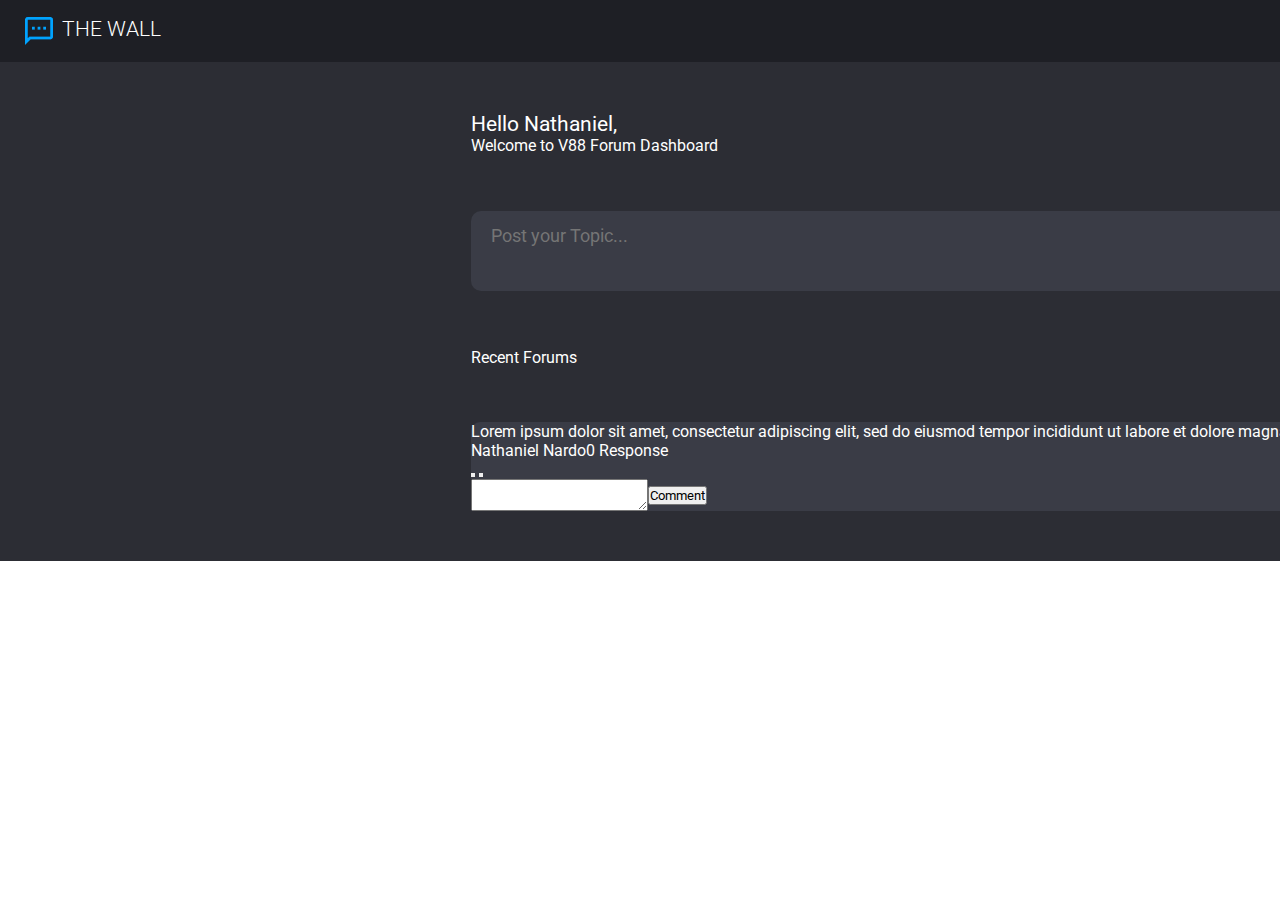
<file: views/index.html>
<!DOCTYPE html>
<html lang="en">
<head>
    <meta charset="UTF-8">
    <meta name="viewport" content="width=device-width, initial-scale=1.0">
    <title>The Wall</title>
    <link rel="stylesheet" type="text/css" href="../assets/css/style.css">
    <link rel="preconnect" href="https://fonts.googleapis.com">
    <link rel="preconnect" href="https://fonts.gstatic.com" crossorigin>
    <link href="https://fonts.googleapis.com/css2?family=Roboto:ital,wght@0,100;0,300;0,400;0,500;0,700;0,900;1,100;1,300;1,400;1,500;1,700;1,900&display=swap" rel="stylesheet">
    <script src="https://cdnjs.cloudflare.com/ajax/libs/jquery/3.7.1/jquery.min.js"></script>
    <script src="../assets/js/app.js"></script>
</head>
<body>
    <div id="wrapper">
        <header>
            <h1>THE WALL</h1>
            <div id="user_profile_container">
                <span id="user">Nathaniel Nardo</span>
                <a id="logout" href="index2.html">Logout</a>
            </div>
        </header>

        <div id="main_container">
            <div id="welcome_profile_container">
                <p id="username">Hello Nathaniel,</p>
                <p id="welcome_message">Welcome to V88 Forum Dashboard</p>
            </div>
            <form id="post_form" action="#">
                <textarea name="topic" id="post_textarea" placeholder="Post your Topic..."></textarea>
                <button type="submit" id="post_button">Post</button>
            </form>
            <h4>Recent Forums</h4>
            <div id="post_forum_container">   
                <ul id="post_forum_list">
                    <li id="no_post_yet">
                        <p>No post yet.</p>
                    </li>
                    <li>
                        <p data-post-id="" class="post">Lorem ipsum dolor sit amet, consectetur adipiscing elit, sed do eiusmod tempor incididunt ut labore et dolore magna aliqua.</p>
                        <div class="post_details_container">
                            <p class="post_details">Nathaniel Nardo <span class="post_time"></span></p>
                            <span class="response">0 Response</span>
                        </div>
                        
                        <div class="action_buttton_container">
                            <button type="button" class="edit_button"></button>
                            <button type="button" class="delete_button"></button>
                        </div>
    
                        <form action="#" class="comment_form">
                            <textarea name="comment" class="comment_textarea"></textarea>
                            <button type="submit" class="comment_button">Comment</button>
                        </form>

                        <div class="post_comment_container">
                            <ul class="post_comment"></ul>
                        </div>
                    </li>
                </ul> 
            </div>
        </div>

        <div id="cloned_template_container">
            <ul>
                <li>
                    <p data-post-id="" class="post">Lorem ipsum dolor sit amet, consectetur adipiscing elit, sed do eiusmod tempor incididunt ut labore et dolore magna aliqua.</p>
                    <div class="post_details_container">
                        <p class="post_details">Nathaniel Nardo <span class="post_time"></span></p>
                        <span class="response">0 Response</span>
                    </div>
                    <div class="action_buttton_container">
                        <button type="button" class="edit_button"></button>
                        <button type="button" class="delete_button"></button>
                    </div>
                    <div class="post_comment_container">
                        <ul class="post_comment"></ul>
                    </div>

                    <form action="#" class="comment_form">
                        <textarea name="comment" class="comment_textarea"></textarea>
                        <button type="submit" class="comment_button">Comment</button>
                    </form>
                </li>
            </ul>
        </div>    
    </div>
</body>
</html>
</file>
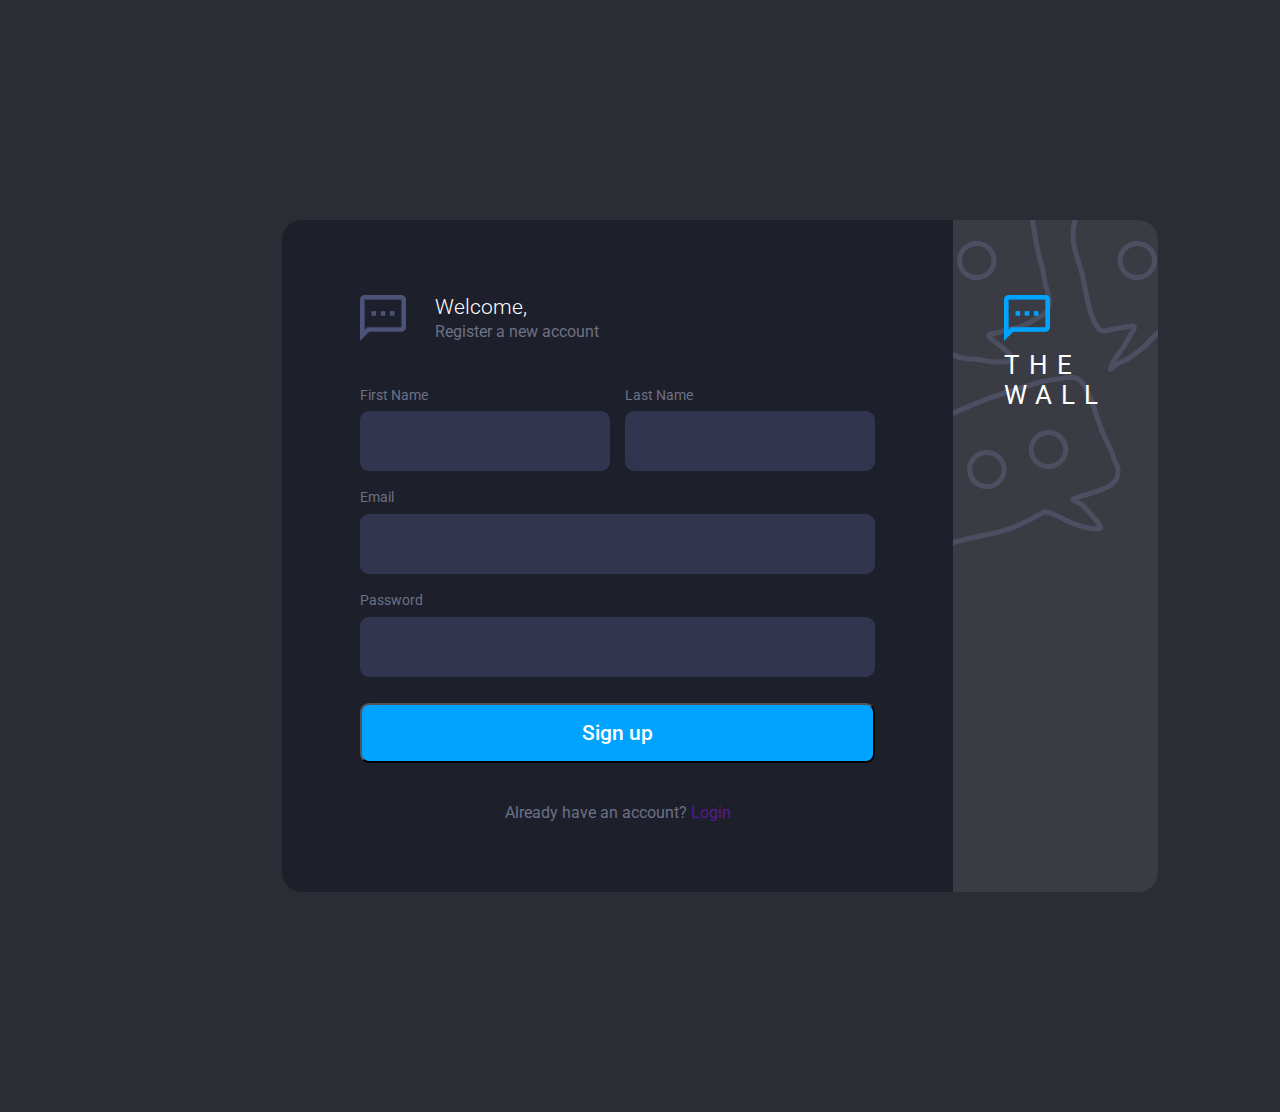
<file: views/index2.html>
<!DOCTYPE html>
<html lang="en">
<head>
    <meta charset="UTF-8">
    <meta name="viewport" content="width=device-width, initial-scale=1.0">
    <title>The Wall</title>
    <link rel="stylesheet" type="text/css" href="../assets/css/style2.css">
    <link rel="preconnect" href="https://fonts.googleapis.com">
    <link rel="preconnect" href="https://fonts.gstatic.com" crossorigin>
    <link href="https://fonts.googleapis.com/css2?family=Roboto:ital,wght@0,100;0,300;0,400;0,500;0,700;0,900;1,100;1,300;1,400;1,500;1,700;1,900&display=swap" rel="stylesheet">
    <script src="https://cdnjs.cloudflare.com/ajax/libs/jquery/3.7.1/jquery.min.js"></script>
    <script src="../assets/js/app.js"></script>
</head>
<body>
    <div id="wrapper">
        <div id="signup_container">
            <header>
                <div class="user_profile">
                    <h1>Welcome,</h1>
                    <p>Register a new account</p>
                </div>
            </header>
            <form id="signup_form" autocomplete="off" action="#">
                <div id="name_row">
                    <div class="name_column">
                        <label>First Name </label>
                        <input type="text" id="firstname">
                    </div>
                    <div class="name_column">
                        <label>Last Name</label>
                        <input type="text" id="lastname"> 
                    </div>
                </div>
                <div class="details_column">
                    <label>Email</label>
                    <input type="email" class="email">
                </div>
                <div class="details_column">
                    <label>Password</label>
                    <input type="password" class="password">
                </div>
                <button type="submit" id="signup_button">Sign up</button>
            </form>
            <footer>
                <p>Already have an account? <a href="" id="login_link">Login</a></p>
            </footer>
        </div>
        
        <div id="signin_container">
            <header>
                <div class="user_profile">
                    <h1>Welcome,</h1>
                    <p>Login your account</p>
                </div>                
            </header>
            <form id="signin_form" autocomplete="off" action="#">
                <div class="details_column">
                    <label>Email</label>
                    <input type="text" class="email">
                </div>
                <div class="details_column">
                    <label>Password</label>
                    <input type="password" class="password">
                </div>
                <button type="submit" id="signin_button">Sign In</button>
            </form>
            <footer>
                <p>Don't have an account? <a href="" id="signup_link">Sign up</a></p>
            </footer>
        </div>

        <aside>
            <h3>THE <span>WALL</span></h3>
        </aside>
    </div>
</body>
</html>
</file>
<file: assets/css/style.css>
* {
  font-family: 'Roboto', sans-serif;
  margin: 0px;
  padding: 0px;
}
#wrapper {
  color: #FFFFFF;
  max-height: 1536px;
  margin: 0px auto;
  width: 1920px;
}
#wrapper header {
  align-items: center;
  background-color: #1E1F25;
  display: flex;
  height: 62px;
  justify-content: space-between;
}
#wrapper header h1 {
  color: #FFFFFF;
  display: flex;
  font: 300 21px "Roboto";
}
#wrapper header h1::before {
  content: "";
  background: url("../images/the_wall_sprite.png") no-repeat -182px -9px;
  height: 28px;
  margin: 0px 9px 0px 25px;
  width: 28px;
}
#wrapper header #user_profile_container {
  display: flex;
  font: 300 14px "Roboto";
}
#wrapper header #user_profile_container #user {
  display: flex;
  padding: 23px 26px 23px 0px;
  border-right: 2px solid #3A3C46;
}
#wrapper header #user_profile_container #logout {
  align-items: center;
  color: #FFFFFF;
  display: flex;
  margin: 0px 26px;
  text-decoration: none;
}
#wrapper header #user_profile_container #logout::before {
  content: "";
  background: url("../images/the_wall_sprite.png") no-repeat -255px -16px;
  align-items: center;
  height: 13px;
  margin-right: 10px;
  width: 13px;
}
#wrapper #main_container {
  background-color: #2C2D34;
  display: flex;
  padding: 50px 471px;
  flex-direction: column;
}
#wrapper #main_container #welcome_profile_container #username {
  font-size: 21px;
}
#wrapper #main_container #welcome_profile_container #welcome_message {
  margin-bottom: 56px;
}
#wrapper #main_container #post_form {
  background-color: #3A3C46;
  border-radius: 10px;
  display: flex;
  justify-content: space-between;
  margin-bottom: 57px;
  padding: 15px 20px;
  width: 978px;
}
#wrapper #main_container #post_form #post_textarea {
  background-color: #3A3C46;
  border: none;
  color: #FFFFFF;
  display: flex;
  font-size: 17.51px;
  outline: none;
  resize: none;
  width: 860px;
}
#wrapper #main_container #post_form #post_button {
  background-color: #00A3FF;
  border-radius: 8.86px;
  border: none;
  color: #FFFFFF;
  cursor: pointer;
  height: 38px;
  margin: 6px 0px;
  padding: 5px;
  width: 100px;
}
#wrapper #main_container h4 {
  font-weight: 400;
}
#wrapper #main_container #post_forum_container {
  margin-top: 55px;
  width: 978px;
  border-radius: 9px;
  background-color: #3A3C46;
  display: flex;
  flex-direction: column;
}
#wrapper #main_container #post_forum_container #post_forum_list li {
  list-style: none;
}
#wrapper #main_container #post_forum_container #post_forum_list li .post_details_container {
  display: flex;
  flex-direction: row;
}
#wrapper #main_container #post_forum_container #post_forum_list li .action_button_container {
  display: flex;
  flex-wrap: wrap;
  justify-content: flex-end;
}
#wrapper #main_container #post_forum_container #post_forum_list li .comment_form {
  width: 902px;
}
#wrapper #main_container #post_forum_container #post_forum_list #no_post_yet {
  background-color: #2C2D34;
  margin-top: 55px;
  padding: 38px 0px;
  width: 978px;
  border: 1px dashed #6D6E75;
  border-radius: 9px;
  display: none;
}
#wrapper #main_container #post_forum_container #post_forum_list #no_post_yet p {
  text-align: center;
}
#wrapper #main_container .comment_form {
  align-items: center;
  background-color: #3A3C46;
  display: flex;
  text-align: right;
}
#wrapper #cloned_template_container {
  display: none;
}
#wrapper #cloned_template_container .comment_textarea {
  background-color: #3A3C46;
  border: none;
  display: flex;
  height: 50px;
  padding: 15px 20px;
  resize: none;
  width: 90%;
}
#wrapper #cloned_template_container .comment_button {
  background-color: #00A3FF;
  cursor: pointer;
  padding: 5px;
}
</file>
<file: assets/css/style2.css>
* {
  margin: 0px;
  padding: 0px;
  font-family: 'Roboto', sans-serif;
}
.border-blue {
  border: 1px solid #00A3FF;
}
.border-red {
  border: 1px solid red !important;
}
#wrapper {
  display: flex;
  margin: 0px auto;
  width: 1000px;
  height: 672px;
  background-color: #2C2D34;
  justify-content: center;
  padding: 220px;
}
#wrapper input {
  font-size: 16px;
  border: none;
  height: 20px;
  padding: 20px;
  border-radius: 9px;
  background-color: #31354F;
  color: #FFFFFF;
  outline: none;
}
#wrapper input:focus {
  border: 1px solid #00A3FF !important;
}
#wrapper #signup_container {
  padding: 75px 78px;
  background-color: #1D1F2B;
  border-radius: 20px 0px 0px 20px;
}
#wrapper #signup_container header {
  display: flex;
  margin-bottom: 46px;
}
#wrapper #signup_container header::before {
  content: "";
  background: url("../images/the_wall_sprite.png") no-repeat 0px 0px;
  width: 46px;
  height: 46px;
  margin-right: 29px;
}
#wrapper #signup_container header .user_profile h1 {
  color: #FFFFFF;
  margin-bottom: 3px;
  font: 300 21px 'Roboto';
}
#wrapper #signup_container header .user_profile p {
  color: #6D7186;
}
#wrapper #signup_container #signup_form #name_row {
  display: flex;
  flex-direction: row;
}
#wrapper #signup_container #signup_form #name_row .name_column {
  display: flex;
  flex-direction: column;
  margin-bottom: 16px;
}
#wrapper #signup_container #signup_form #name_row .name_column label {
  color: #6D7186;
  font-size: 14px;
}
#wrapper #signup_container #signup_form #name_row .name_column input {
  margin-top: 8px;
  display: flex;
  width: 210px;
}
#wrapper #signup_container #signup_form #name_row .name_column input#firstname {
  margin-right: 15px;
}
#wrapper #signup_container #signup_form .details_column {
  margin-bottom: 16px;
}
#wrapper #signup_container #signup_form .details_column label {
  color: #6D7186;
  font-size: 14px;
}
#wrapper #signup_container #signup_form .details_column input {
  margin-top: 8px;
  display: flex;
  width: 475px;
}
#wrapper #signup_container #signup_form #signup_button {
  background-color: #00A3FF;
  cursor: pointer;
  width: 515px;
  height: 60px;
  border-radius: 9px;
  color: #FFFFFF;
  margin: 10px 0px 40px 0px;
  font: 500 21px 'Roboto';
}
#wrapper #signup_container footer {
  border-bottom: 75px;
}
#wrapper #signup_container footer p {
  color: #6D7186;
  text-align: center;
}
#wrapper #signup_container footer p a {
  text-decoration: none;
}
#wrapper #signin_container {
  display: none;
  padding: 75px 78px;
  background-color: #1D1F2B;
  border-radius: 20px 0px 0px 20px;
}
#wrapper #signin_container header {
  display: flex;
  margin-bottom: 46px;
}
#wrapper #signin_container header::before {
  content: "";
  background: url("../images/the_wall_sprite.png") no-repeat 0px 0px;
  width: 46px;
  height: 46px;
  margin-right: 29px;
}
#wrapper #signin_container header .user_profile h1 {
  color: #FFFFFF;
  margin-bottom: 3px;
  font: 300 21px 'Roboto';
}
#wrapper #signin_container header .user_profile p {
  color: #6D7186;
}
#wrapper #signin_container #signin_form .details_column {
  margin-bottom: 16px;
}
#wrapper #signin_container #signin_form .details_column label {
  color: #6D7186;
  font-size: 14px;
}
#wrapper #signin_container #signin_form .details_column input {
  margin-top: 8px;
  display: flex;
  width: 475px;
}
#wrapper #signin_container #signin_form #signin_button {
  background-color: #00A3FF;
  cursor: pointer;
  width: 515px;
  height: 60px;
  border-radius: 9px;
  color: #FFFFFF;
  margin: 10px 0px 40px 0px;
  font: 500 21px 'Roboto';
}
#wrapper #signin_container footer {
  border-bottom: 75px;
}
#wrapper #signin_container footer p {
  color: #6D7186;
  text-align: center;
}
#wrapper #signin_container footer p a {
  text-decoration: none;
}
#wrapper aside {
  width: 205px;
  background-color: #3B3C43;
  background-image: url("../images/thewall.png");
  background-repeat: no-repeat;
  border-radius: 0px 20px 20px 0px;
}
#wrapper aside h3 {
  color: #FFFFFF;
  display: flex;
  flex-direction: column;
  margin: 75px 0px 0px 51px;
  letter-spacing: 9px;
  font: 400 25.55px "Roboto";
}
#wrapper aside h3::before {
  content: "";
  background: url("../images/the_wall_sprite.png") no-repeat -91px 0px;
  width: 46px;
  height: 46px;
  margin-bottom: 9px;
}
</file>
